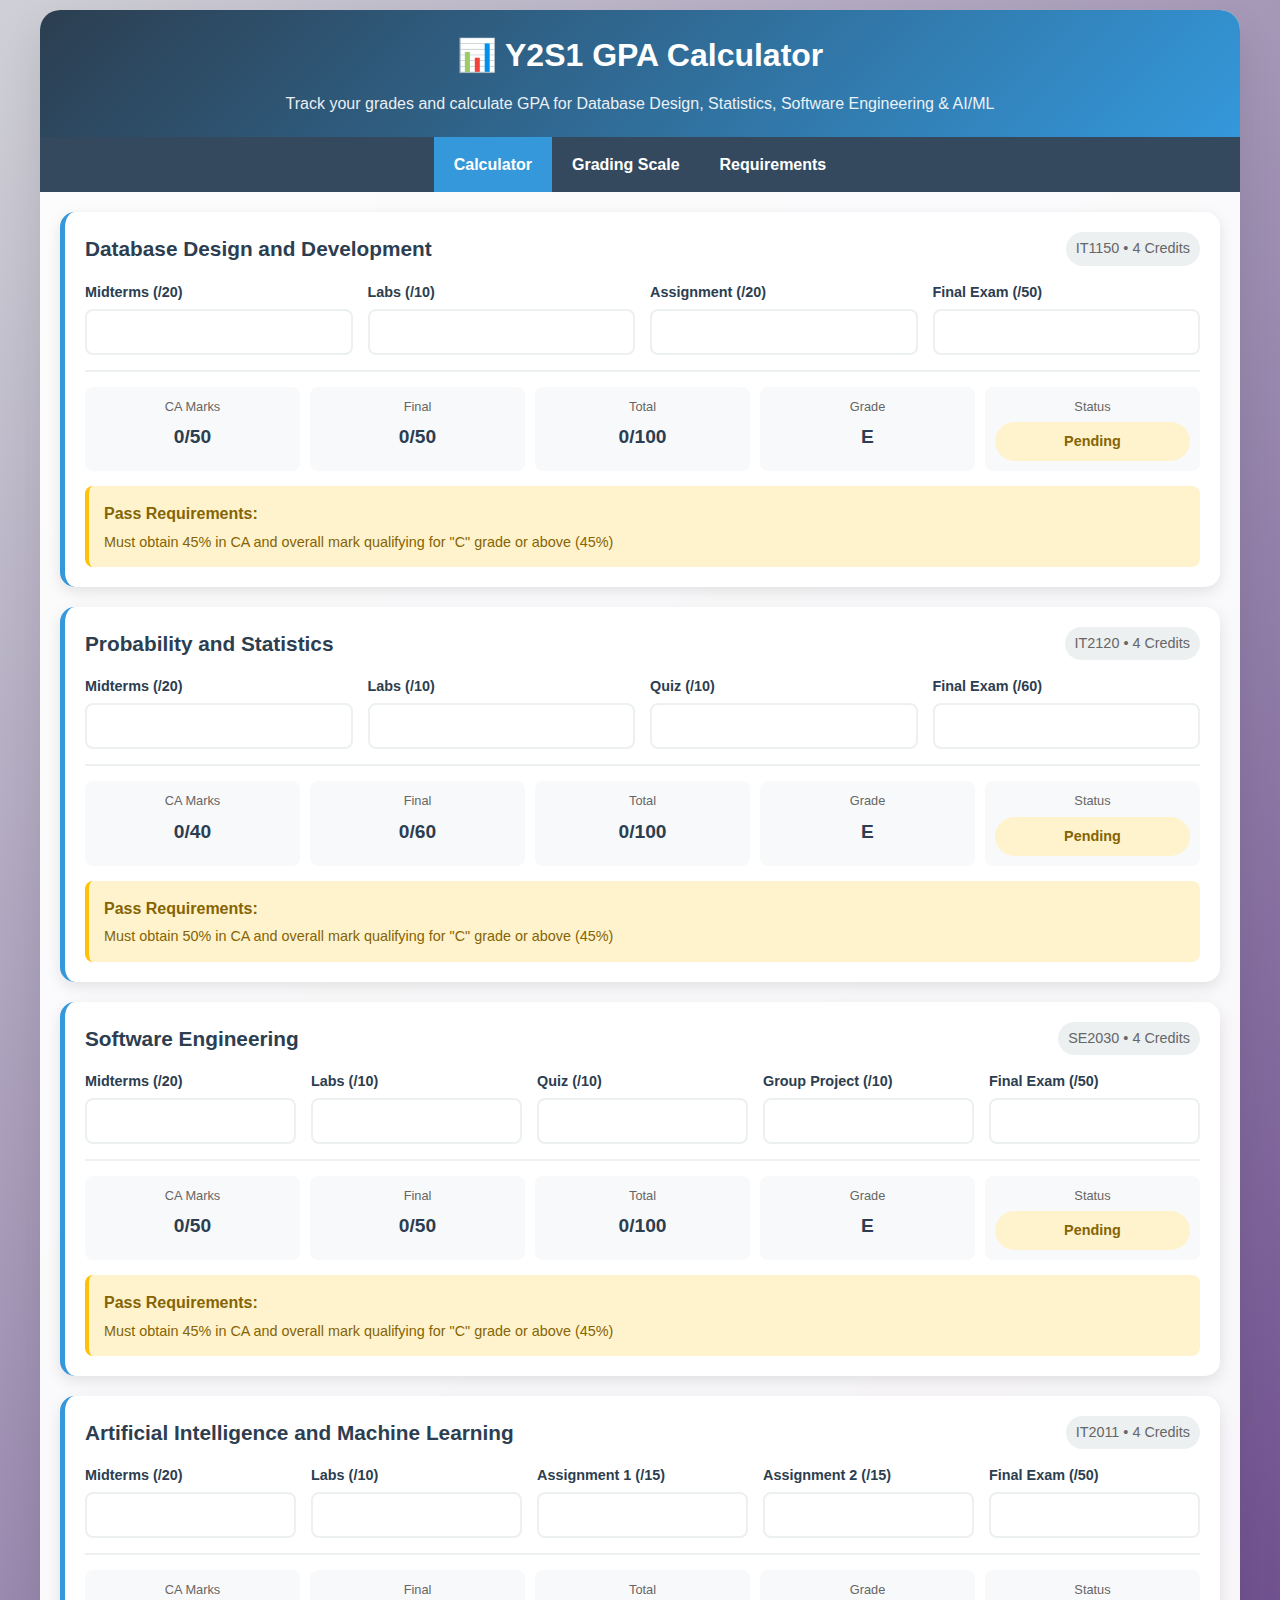
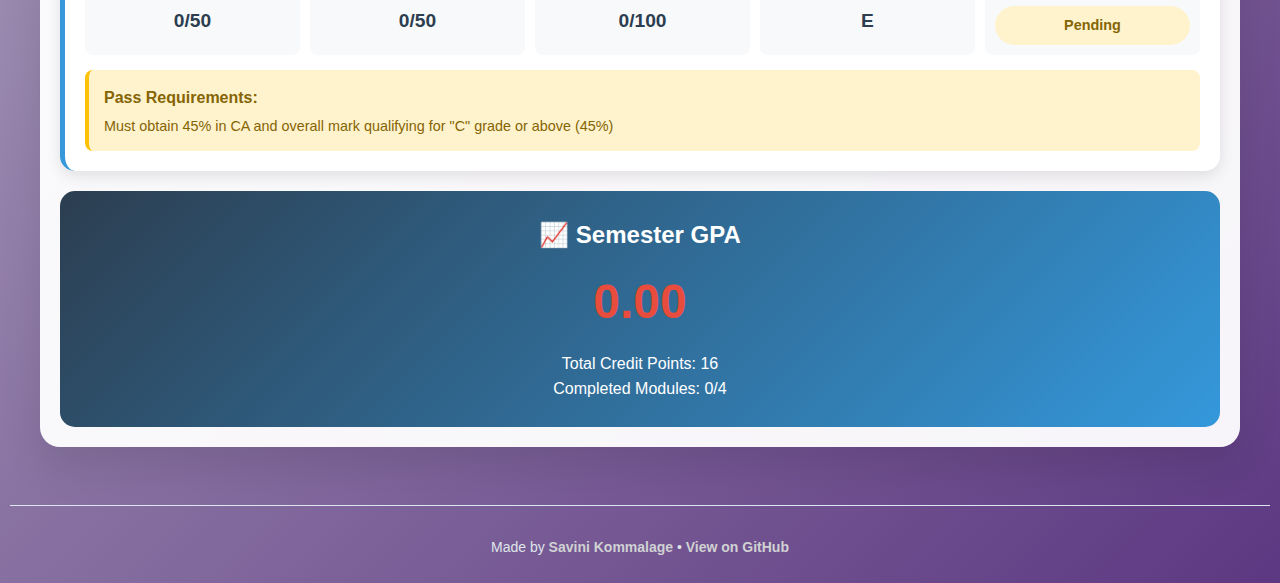
<file: index.html>
<!DOCTYPE html>
<html lang="en">
<head>
    <meta charset="UTF-8">
    <meta name="viewport" content="width=device-width, initial-scale=1.0">
    <title>Y2S1 GPA Calculator</title>
    <link rel="stylesheet" href="styles.css">
</head>
<body>
    <div class="container">
        <div class="header">
            <h1>📊 Y2S1 GPA Calculator</h1>
            <p>Track your grades and calculate GPA for Database Design, Statistics, Software Engineering & AI/ML</p>
        </div>

        <nav class="nav-menu">
            <a href="index.html" class="active">Calculator</a>
            <a href="grading-scale.html">Grading Scale</a>
            <a href="requirements.html">Requirements</a>
        </nav>

        <div class="main-content">
            <!-- Database Design and Development -->
            <div class="module-card animation-fade">
                <div class="module-header">
                    <div class="module-title">Database Design and Development</div>
                    <div class="module-code">IT1150 • 4 Credits</div>
                </div>
                <div class="grade-inputs">
                    <div class="input-group">
                        <label for="ddd-midterm">Midterms (/20)</label>
                        <input type="number" id="ddd-midterm" max="20" min="0" oninput="calculateModule('ddd')">
                    </div>
                    <div class="input-group">
                        <label for="ddd-labs">Labs (/10)</label>
                        <input type="number" id="ddd-labs" max="10" min="0" oninput="calculateModule('ddd')">
                    </div>
                    <div class="input-group">
                        <label for="ddd-assignment">Assignment (/20)</label>
                        <input type="number" id="ddd-assignment" max="20" min="0" oninput="calculateModule('ddd')">
                    </div>
                    <div class="input-group">
                        <label for="ddd-final">Final Exam (/50)</label>
                        <input type="number" id="ddd-final" max="50" min="0" oninput="calculateModule('ddd')">
                    </div>
                </div>
                <div class="results">
                    <div class="result-item">
                        <div class="result-label">CA Marks</div>
                        <div class="result-value" id="ddd-ca">0/50</div>
                    </div>
                    <div class="result-item">
                        <div class="result-label">Final</div>
                        <div class="result-value" id="ddd-final-display">0/50</div>
                    </div>
                    <div class="result-item">
                        <div class="result-label">Total</div>
                        <div class="result-value" id="ddd-total">0/100</div>
                    </div>
                    <div class="result-item">
                        <div class="result-label">Grade</div>
                        <div class="result-value" id="ddd-grade">-</div>
                    </div>
                    <div class="result-item">
                        <div class="result-label">Status</div>
                        <div class="pass-status pending" id="ddd-status">Pending</div>
                    </div>
                </div>
                <div class="requirements">
                    <h4>Pass Requirements:</h4>
                    <p>Must obtain 45% in CA and overall mark qualifying for "C" grade or above (45%)</p>
                </div>
            </div>

            <!-- Probability and Statistics -->
            <div class="module-card animation-fade">
                <div class="module-header">
                    <div class="module-title">Probability and Statistics</div>
                    <div class="module-code">IT2120 • 4 Credits</div>
                </div>
                <div class="grade-inputs">
                    <div class="input-group">
                        <label for="ps-midterm">Midterms (/20)</label>
                        <input type="number" id="ps-midterm" max="20" min="0" oninput="calculateModule('ps')">
                    </div>
                    <div class="input-group">
                        <label for="ps-labs">Labs (/10)</label>
                        <input type="number" id="ps-labs" max="10" min="0" oninput="calculateModule('ps')">
                    </div>
                    <div class="input-group">
                        <label for="ps-labtest">Quiz (/10)</label>
                        <input type="number" id="ps-labtest" max="10" min="0" oninput="calculateModule('ps')">
                    </div>
                    <div class="input-group">
                        <label for="ps-final">Final Exam (/60)</label>
                        <input type="number" id="ps-final" max="60" min="0" oninput="calculateModule('ps')">
                    </div>
                </div>
                <div class="results">
                    <div class="result-item">
                        <div class="result-label">CA Marks</div>
                        <div class="result-value" id="ps-ca">0/40</div>
                    </div>
                    <div class="result-item">
                        <div class="result-label">Final</div>
                        <div class="result-value" id="ps-final-display">0/60</div>
                    </div>
                    <div class="result-item">
                        <div class="result-label">Total</div>
                        <div class="result-value" id="ps-total">0/100</div>
                    </div>
                    <div class="result-item">
                        <div class="result-label">Grade</div>
                        <div class="result-value" id="ps-grade">-</div>
                    </div>
                    <div class="result-item">
                        <div class="result-label">Status</div>
                        <div class="pass-status pending" id="ps-status">Pending</div>
                    </div>
                </div>
                <div class="requirements">
                    <h4>Pass Requirements:</h4>
                    <p>Must obtain 50% in CA and overall mark qualifying for "C" grade or above (45%)</p>
                </div>
            </div>

            <!-- Software Engineering -->
            <div class="module-card animation-fade">
                <div class="module-header">
                    <div class="module-title">Software Engineering</div>
                    <div class="module-code">SE2030 • 4 Credits</div>
                </div>
                <div class="grade-inputs">
                    <div class="input-group">
                        <label for="se-midterm">Midterms (/20)</label>
                        <input type="number" id="se-midterm" max="20" min="0" oninput="calculateModule('se')">
                    </div>
                    <div class="input-group">
                        <label for="se-labs">Labs (/10)</label>
                        <input type="number" id="se-labs" max="10" min="0" oninput="calculateModule('se')">
                    </div>
                    <div class="input-group">
                        <label for="se-quiz">Quiz (/10)</label>
                        <input type="number" id="se-quiz" max="10" min="0" oninput="calculateModule('se')">
                    </div>
                    <div class="input-group">
                        <label for="se-group">Group Project (/10)</label>
                        <input type="number" id="se-group" max="10" min="0" oninput="calculateModule('se')">
                    </div>
                    <div class="input-group">
                        <label for="se-final">Final Exam (/50)</label>
                        <input type="number" id="se-final" max="50" min="0" oninput="calculateModule('se')">
                    </div>
                </div>
                <div class="results">
                    <div class="result-item">
                        <div class="result-label">CA Marks</div>
                        <div class="result-value" id="se-ca">0/50</div>
                    </div>
                    <div class="result-item">
                        <div class="result-label">Final</div>
                        <div class="result-value" id="se-final-display">0/50</div>
                    </div>
                    <div class="result-item">
                        <div class="result-label">Total</div>
                        <div class="result-value" id="se-total">0/100</div>
                    </div>
                    <div class="result-item">
                        <div class="result-label">Grade</div>
                        <div class="result-value" id="se-grade">-</div>
                    </div>
                    <div class="result-item">
                        <div class="result-label">Status</div>
                        <div class="pass-status pending" id="se-status">Pending</div>
                    </div>
                </div>
                <div class="requirements">
                    <h4>Pass Requirements:</h4>
                    <p>Must obtain 45% in CA and overall mark qualifying for "C" grade or above (45%)</p>
                </div>
            </div>

            <!-- AI/ML -->
            <div class="module-card animation-fade">
                <div class="module-header">
                    <div class="module-title">Artificial Intelligence and Machine Learning</div>
                    <div class="module-code">IT2011 • 4 Credits</div>
                </div>
                <div class="grade-inputs">
                    <div class="input-group">
                        <label for="aiml-midterm">Midterms (/20)</label>
                        <input type="number" id="aiml-midterm" max="20" min="0" oninput="calculateModule('aiml')">
                    </div>
                    <div class="input-group">
                        <label for="aiml-labs">Labs (/10)</label>
                        <input type="number" id="aiml-labs" max="10" min="0" oninput="calculateModule('aiml')">
                    </div>
                    <div class="input-group">
                        <label for="aiml-assignment1">Assignment 1 (/15)</label>
                        <input type="number" id="aiml-assignment1" max="15" min="0" oninput="calculateModule('aiml')">
                    </div>
                    <div class="input-group">
                        <label for="aiml-assignment2">Assignment 2 (/15)</label>
                        <input type="number" id="aiml-assignment2" max="15" min="0" oninput="calculateModule('aiml')">
                    </div>
                    <div class="input-group">
                        <label for="aiml-final">Final Exam (/50)</label>
                        <input type="number" id="aiml-final" max="50" min="0" oninput="calculateModule('aiml')">
                    </div>
                </div>
                <div class="results">
                    <div class="result-item">
                        <div class="result-label">CA Marks</div>
                        <div class="result-value" id="aiml-ca">0/50</div>
                    </div>
                    <div class="result-item">
                        <div class="result-label">Final</div>
                        <div class="result-value" id="aiml-final-display">0/50</div>
                    </div>
                    <div class="result-item">
                        <div class="result-label">Total</div>
                        <div class="result-value" id="aiml-total">0/100</div>
                    </div>
                    <div class="result-item">
                        <div class="result-label">Grade</div>
                        <div class="result-value" id="aiml-grade">-</div>
                    </div>
                    <div class="result-item">
                        <div class="result-label">Status</div>
                        <div class="pass-status pending" id="aiml-status">Pending</div>
                    </div>
                </div>
                <div class="requirements">
                    <h4>Pass Requirements:</h4>
                    <p>Must obtain 45% in CA and overall mark qualifying for "C" grade or above (45%)</p>
                </div>
            </div>

            <!-- GPA Summary -->
            <div class="gpa-summary">
                <h2>📈 Semester GPA</h2>
                <div class="gpa-value" id="gpa-display">0.00</div>
                <p>Total Credit Points: <span id="total-credits">16</span></p>
                <p>Completed Modules: <span id="completed-modules">0/4</span></p>
            </div>
        </div>
    </div>
    <br>

     <div class="site-info">
    <p>Made by <a href="https://github.com/savinikommalage"><strong>Savini Kommalage</strong></a> • 
    <a href="https://github.com/savinikommalage/Y2S1-GPA-Calc">View on GitHub</a></p>
</div>
    <script>
        // Module data storage
        let modules = {
            ddd: { caTotal: 50, finalTotal: 50, caMin: 45, overallMin: 45 },
            ps: { caTotal: 40, finalTotal: 60, caMin: 50, overallMin: 45 },
            se: { caTotal: 50, finalTotal: 50, caMin: 45, overallMin: 45 },
            aiml: { caTotal: 50, finalTotal: 50, caMin: 45, overallMin: 45 }
        };

        // Grade calculation functions
        function getGradeFromPercentage(percentage) {
            if (percentage >= 90) return { grade: 'A+', points: 4.0 };
            if (percentage >= 80) return { grade: 'A', points: 4.0 };
            if (percentage >= 75) return { grade: 'A-', points: 3.7 };
            if (percentage >= 70) return { grade: 'B+', points: 3.3 };
            if (percentage >= 65) return { grade: 'B', points: 3.0 };
            if (percentage >= 60) return { grade: 'B-', points: 2.7 };
            if (percentage >= 55) return { grade: 'C+', points: 2.3 };
            if (percentage >= 45) return { grade: 'C', points: 2.0 };
            if (percentage >= 40) return { grade: 'C-', points: 1.7 };
            if (percentage >= 35) return { grade: 'D+', points: 1.3 };
            if (percentage >= 30) return { grade: 'D', points: 1.0 };
            return { grade: 'E', points: 0.0 };
        }

        function calculateModule(moduleCode) {
            let caMarks = 0;
            let finalMarks = 0;

            // Calculate CA marks based on module
            switch(moduleCode) {
                case 'ddd':
                    caMarks = (parseFloat(document.getElementById('ddd-midterm').value) || 0) +
                             (parseFloat(document.getElementById('ddd-labs').value) || 0) +
                             (parseFloat(document.getElementById('ddd-assignment').value) || 0);
                    finalMarks = parseFloat(document.getElementById('ddd-final').value) || 0;
                    break;
                case 'ps':
                    caMarks = (parseFloat(document.getElementById('ps-midterm').value) || 0) +
                             (parseFloat(document.getElementById('ps-labs').value) || 0) +
                             (parseFloat(document.getElementById('ps-labtest').value) || 0);
                    finalMarks = parseFloat(document.getElementById('ps-final').value) || 0;
                    break;
                case 'se':
                    caMarks = (parseFloat(document.getElementById('se-midterm').value) || 0) +
                             (parseFloat(document.getElementById('se-labs').value) || 0) +
                             (parseFloat(document.getElementById('se-quiz').value) || 0) +
                             (parseFloat(document.getElementById('se-group').value) || 0);
                    finalMarks = parseFloat(document.getElementById('se-final').value) || 0;
                    break;
                case 'aiml':
                    caMarks = (parseFloat(document.getElementById('aiml-midterm').value) || 0) +
                             (parseFloat(document.getElementById('aiml-labs').value) || 0) +
                             (parseFloat(document.getElementById('aiml-assignment1').value) || 0) +
                             (parseFloat(document.getElementById('aiml-assignment2').value) || 0);
                    finalMarks = parseFloat(document.getElementById('aiml-final').value) || 0;
                    break;
            }

            const moduleData = modules[moduleCode];
            const totalMarks = caMarks + finalMarks;
            const totalPercentage = totalMarks;
            const caPercentage = (caMarks / moduleData.caTotal) * 100;
            
            const gradeInfo = getGradeFromPercentage(totalPercentage);
            
            // Update display
            document.getElementById(`${moduleCode}-ca`).textContent = `${caMarks}/${moduleData.caTotal}`;
            document.getElementById(`${moduleCode}-final-display`).textContent = `${finalMarks}/${moduleData.finalTotal}`;
            document.getElementById(`${moduleCode}-total`).textContent = `${totalMarks}/100`;
            document.getElementById(`${moduleCode}-grade`).textContent = gradeInfo.grade;
            
            // Determine pass/fail status
            const statusElement = document.getElementById(`${moduleCode}-status`);
            const caPass = caPercentage >= moduleData.caMin;
            const overallPass = totalPercentage >= moduleData.overallMin;
            
            if (totalMarks === 0) {
                statusElement.textContent = 'Pending';
                statusElement.className = 'pass-status pending';
            } else if (caPass && overallPass) {
                statusElement.textContent = 'Pass';
                statusElement.className = 'pass-status pass';
            } else {
                statusElement.textContent = 'Fail';
                statusElement.className = 'pass-status fail';
                if (!caPass) {
                    statusElement.textContent += ` (CA: ${caPercentage.toFixed(1)}%)`;
                }
            }
            
            // Update module card border based on status
            const moduleCard = statusElement.closest('.module-card');
            moduleCard.classList.remove('success-state', 'warning-state', 'error-state');
            
            if (totalMarks === 0) {
                // Keep default state
            } else if (caPass && overallPass) {
                moduleCard.classList.add('success-state');
            } else {
                moduleCard.classList.add('error-state');
            }
            
            calculateGPA();
        }

        function calculateGPA() {
            const modulesList = ['ddd', 'ps', 'se', 'aiml'];
            let totalPoints = 0;
            let totalCredits = 0;
            let completedModules = 0;
            
            modulesList.forEach(moduleCode => {
                const gradeElement = document.getElementById(`${moduleCode}-grade`);
                const grade = gradeElement.textContent;
                
                if (grade !== '-') {
                    const totalElement = document.getElementById(`${moduleCode}-total`);
                    const totalText = totalElement.textContent;
                    const totalMarks = parseFloat(totalText.split('/')[0]);
                    
                    if (totalMarks > 0) {
                        const gradeInfo = getGradeFromPercentage(totalMarks);
                        totalPoints += gradeInfo.points * 4; // 4 credits per module
                        totalCredits += 4;
                        completedModules++;
                    }
                }
            });
            
            const gpa = totalCredits > 0 ? (totalPoints / totalCredits).toFixed(2) : '0.00';
            document.getElementById('gpa-display').textContent = gpa;
            document.getElementById('completed-modules').textContent = `${completedModules}/4`;
            
            // Update GPA color based on performance
            const gpaElement = document.getElementById('gpa-display');
            const gpaValue = parseFloat(gpa);
            
            if (gpaValue >= 3.7) {
                gpaElement.style.color = '#27ae60';
            } else if (gpaValue >= 3.0) {
                gpaElement.style.color = '#f39c12';
            } else if (gpaValue >= 2.0) {
                gpaElement.style.color = '#e67e22';
            } else {
                gpaElement.style.color = '#e74c3c';
            }
        }

        // Load saved data on page load
        window.addEventListener('load', function() {
            const modulesList = ['ddd', 'ps', 'se', 'aiml'];
            modulesList.forEach(moduleCode => {
                calculateModule(moduleCode);
            });
        });

        // Add some visual feedback for inputs
        document.addEventListener('DOMContentLoaded', function() {
            const inputs = document.querySelectorAll('input[type="number"]');
            inputs.forEach(input => {
                input.addEventListener('focus', function() {
                    this.parentElement.style.transform = 'translateY(-2px)';
                    this.parentElement.style.transition = 'transform 0.3s ease';
                });
                
                input.addEventListener('blur', function() {
                    this.parentElement.style.transform = 'translateY(0)';
                });
            });
        });

        
    </script>
</body>
</html>
</file>
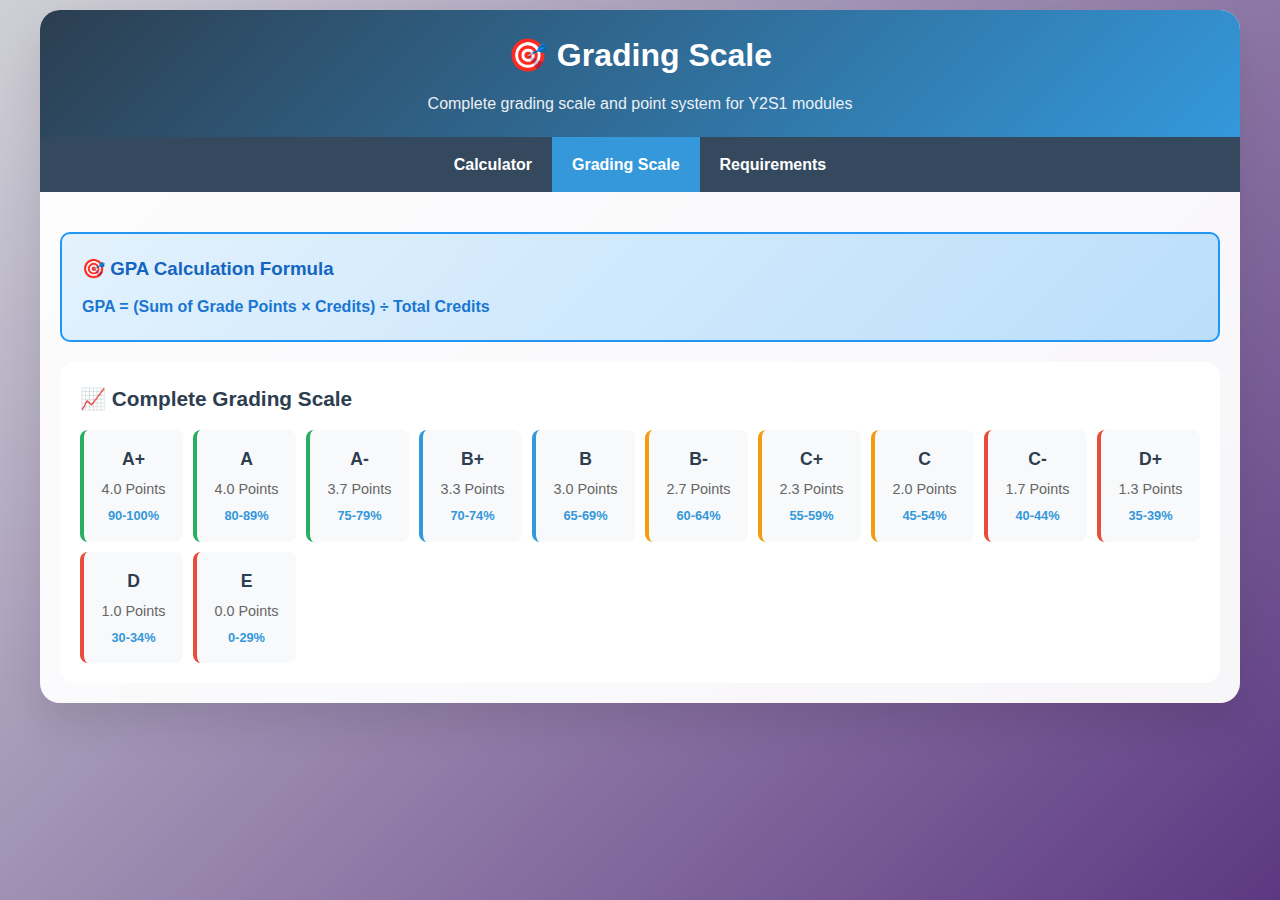
<file: grading-scale.html>
<!DOCTYPE html>
<html lang="en">
<head>
    <meta charset="UTF-8">
    <meta name="viewport" content="width=device-width, initial-scale=1.0">
    <title>Grading Scale - Y2S1 GPA Calculator</title>
    <link rel="stylesheet" href="styles.css">
</head>
<body>
    <div class="container">
        <div class="header">
            <h1>🎯 Grading Scale</h1>
            <p>Complete grading scale and point system for Y2S1 modules</p>
        </div>

        <nav class="nav-menu">
            <a href="index.html">Calculator</a>
            <a href="grading-scale.html" class="active">Grading Scale</a>
            <a href="requirements.html">Requirements</a>
        </nav>

        <div class="main-content">
            

            <div class="highlight-box">
                <h3>🎯 GPA Calculation Formula</h3>
                <p><strong>GPA = (Sum of Grade Points × Credits) ÷ Total Credits</strong></p>
                </div>

            <div class="grade-scale">
                <div class="scale-title">📈 Complete Grading Scale</div>
                <div class="scale-grid">
                    <div class="scale-item">
                        <div class="scale-grade">A+</div>
                        <div class="scale-points">4.0 Points</div>
                        <div class="scale-range">90-100%</div>
                    </div>
                    <div class="scale-item">
                        <div class="scale-grade">A</div>
                        <div class="scale-points">4.0 Points</div>
                        <div class="scale-range">80-89%</div>
                    </div>
                    <div class="scale-item">
                        <div class="scale-grade">A-</div>
                        <div class="scale-points">3.7 Points</div>
                        <div class="scale-range">75-79%</div>
                    </div>
                    <div class="scale-item">
                        <div class="scale-grade">B+</div>
                        <div class="scale-points">3.3 Points</div>
                        <div class="scale-range">70-74%</div>
                    </div>
                    <div class="scale-item">
                        <div class="scale-grade">B</div>
                        <div class="scale-points">3.0 Points</div>
                        <div class="scale-range">65-69%</div>
                    </div>
                    <div class="scale-item">
                        <div class="scale-grade">B-</div>
                        <div class="scale-points">2.7 Points</div>
                        <div class="scale-range">60-64%</div>
                    </div>
                    <div class="scale-item">
                        <div class="scale-grade">C+</div>
                        <div class="scale-points">2.3 Points</div>
                        <div class="scale-range">55-59%</div>
                    </div>
                    <div class="scale-item">
                        <div class="scale-grade">C</div>
                        <div class="scale-points">2.0 Points</div>
                        <div class="scale-range">45-54%</div>
                    </div>
                    <div class="scale-item">
                        <div class="scale-grade">C-</div>
                        <div class="scale-points">1.7 Points</div>
                        <div class="scale-range">40-44%</div>
                    </div>
                    <div class="scale-item">
                        <div class="scale-grade">D+</div>
                        <div class="scale-points">1.3 Points</div>
                        <div class="scale-range">35-39%</div>
                    </div>
                    <div class="scale-item">
                        <div class="scale-grade">D</div>
                        <div class="scale-points">1.0 Points</div>
                        <div class="scale-range">30-34%</div>
                    </div>
                    <div class="scale-item">
                        <div class="scale-grade">E</div>
                        <div class="scale-points">0.0 Points</div>
                        <div class="scale-range">0-29%</div>
                    </div>
                </div>
            </div>

            

           

            
        </div>
    </div>

    <script>
        // Add hover effects for scale items
        document.addEventListener('DOMContentLoaded', function() {
            const scaleItems = document.querySelectorAll('.scale-item');
            
            scaleItems.forEach(item => {
                const grade = item.querySelector('.scale-grade').textContent;
                const points = parseFloat(item.querySelector('.scale-points').textContent);
                
                // Color code based on grade level
                if (points >= 3.7) {
                    item.style.borderLeft = '4px solid #27ae60';
                } else if (points >= 3.0) {
                    item.style.borderLeft = '4px solid #3498db';
                } else if (points >= 2.0) {
                    item.style.borderLeft = '4px solid #f39c12';
                } else {
                    item.style.borderLeft = '4px solid #e74c3c';
                }
                
                item.addEventListener('mouseenter', function() {
                    this.style.transform = 'scale(1.05)';
                    this.style.boxShadow = '0 8px 25px rgba(0, 0, 0, 0.15)';
                });
                
                item.addEventListener('mouseleave', function() {
                    this.style.transform = 'scale(1)';
                    this.style.boxShadow = 'none';
                });
            });
        });
    </script>
</body>
</html>
</file>
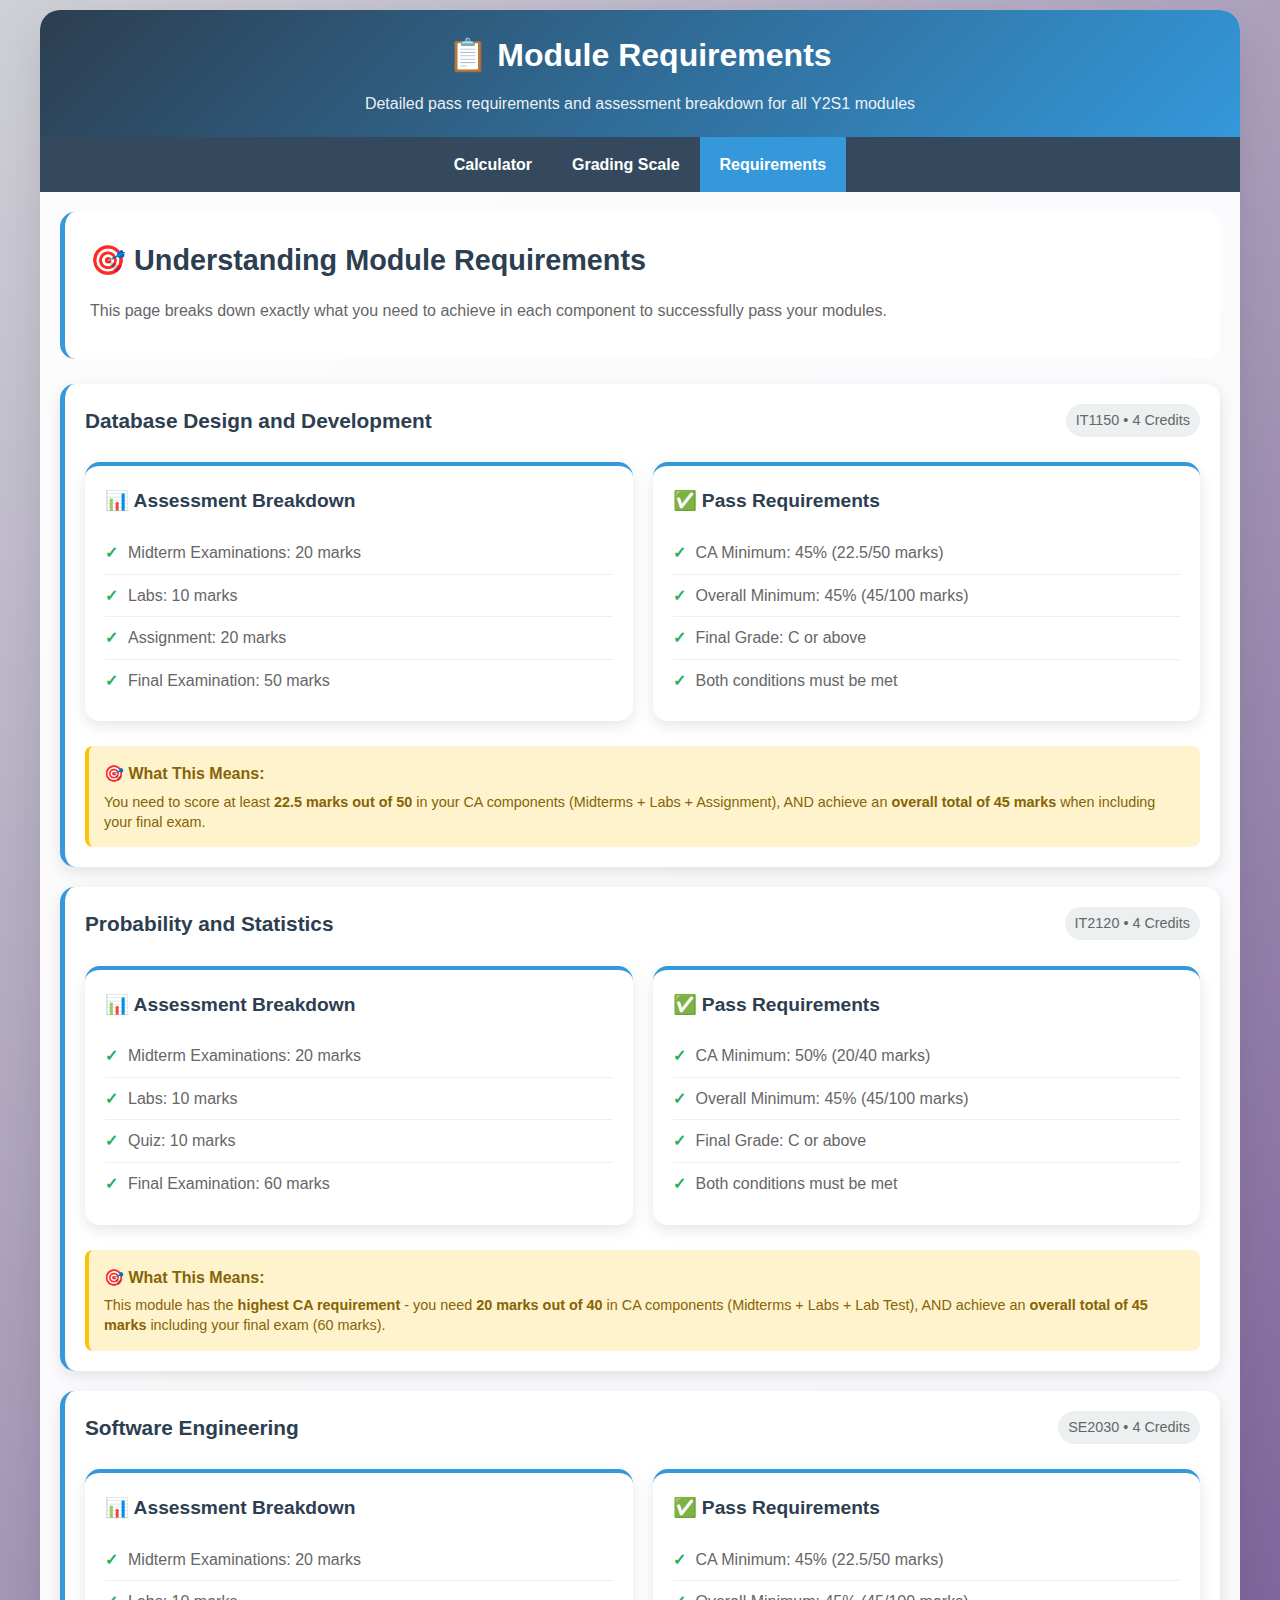
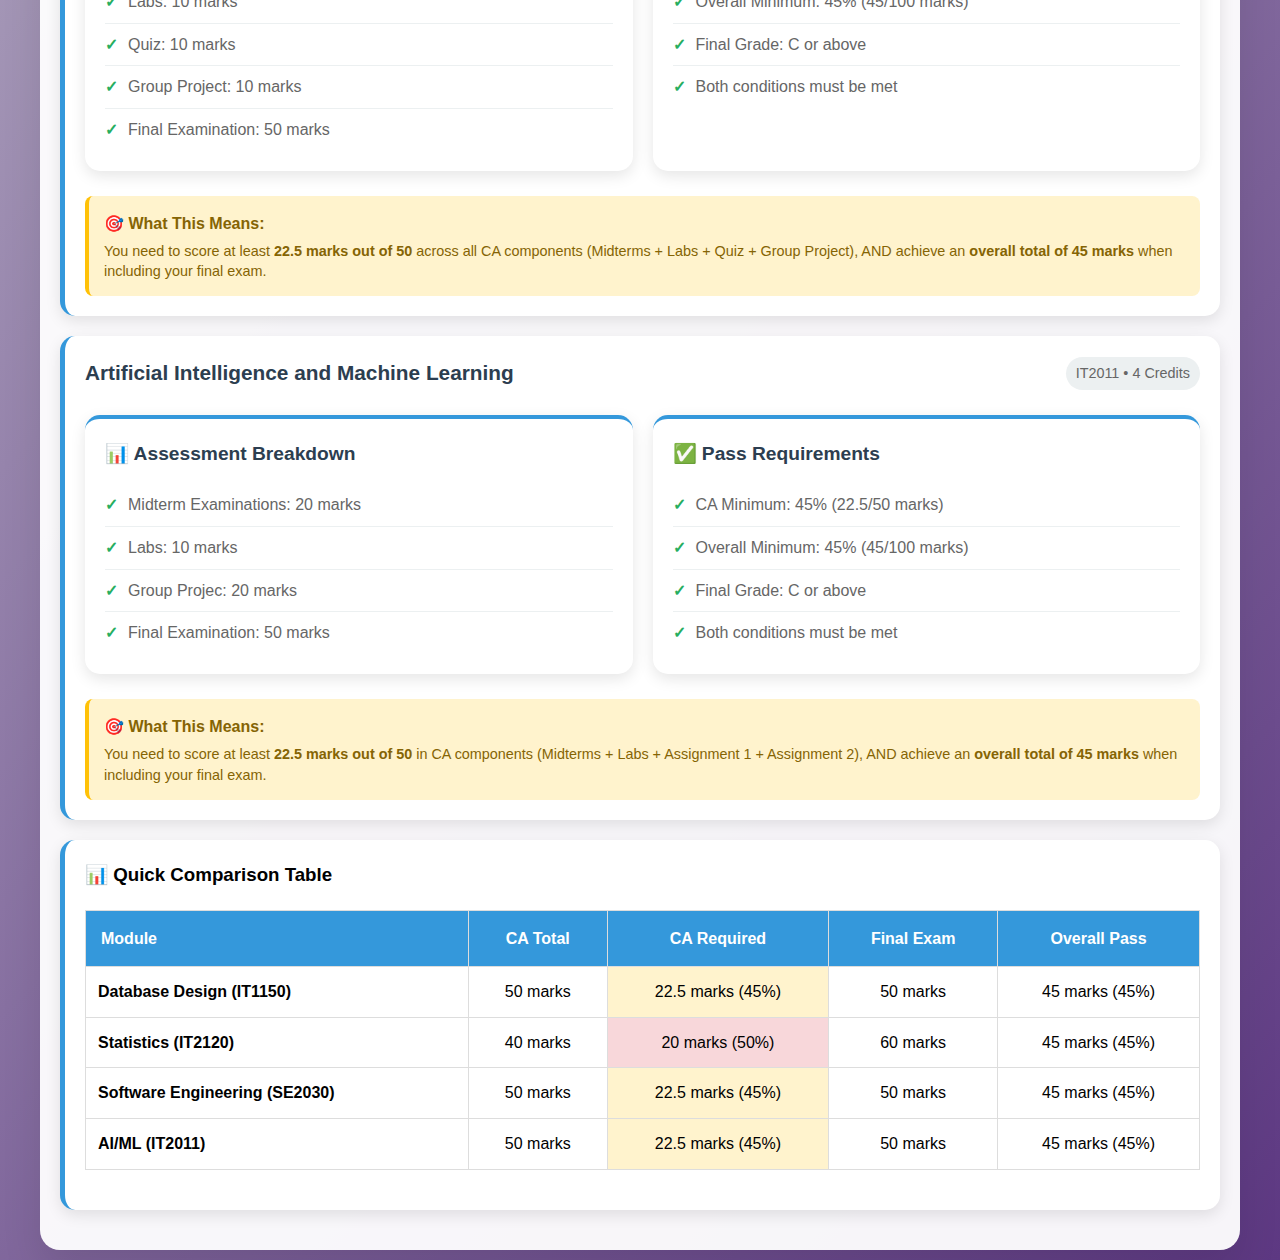
<file: requirements.html>
<!DOCTYPE html>
<html lang="en">
<head>
    <meta charset="UTF-8">
    <meta name="viewport" content="width=device-width, initial-scale=1.0">
    <title>Module Requirements - Y2S1 GPA Calculator</title>
    <link rel="stylesheet" href="styles.css">
</head>
<body>
    <div class="container">
        <div class="header">
            <h1>📋 Module Requirements</h1>
            <p>Detailed pass requirements and assessment breakdown for all Y2S1 modules</p>
        </div>

        <nav class="nav-menu">
            <a href="index.html">Calculator</a>
            <a href="grading-scale.html">Grading Scale</a>
            <a href="requirements.html" class="active">Requirements</a>
        </nav>

        <div class="main-content">
            <div class="page-intro">
                <h2>🎯 Understanding Module Requirements</h2>
                <p>This page breaks down exactly what you need to achieve in each component to successfully pass your modules.</p>
            </div>


            <!-- Database Design and Development -->
            <div class="module-card animation-fade">
                <div class="module-header">
                    <div class="module-title">Database Design and Development</div>
                    <div class="module-code">IT1150 • 4 Credits</div>
                </div>
                
                <div class="info-grid">
                    <div class="info-card">
                        <h4>📊 Assessment Breakdown</h4>
                        <ul>
                            <li>Midterm Examinations: 20 marks</li>
                            <li>Labs: 10 marks</li>
                            <li>Assignment: 20 marks</li>
                            <li>Final Examination: 50 marks</li>
                        </ul>
                    </div>
                    
                    <div class="info-card">
                        <h4>✅ Pass Requirements</h4>
                        <ul>
                            <li>CA Minimum: 45% (22.5/50 marks)</li>
                            <li>Overall Minimum: 45% (45/100 marks)</li>
                            <li>Final Grade: C or above</li>
                            <li>Both conditions must be met</li>
                        </ul>
                    </div>
                </div>
                
                <div class="requirements">
                    <h4>🎯 What This Means:</h4>
                    <p>You need to score at least <strong>22.5 marks out of 50</strong> in your CA components (Midterms + Labs + Assignment), AND achieve an <strong>overall total of 45 marks</strong> when including your final exam.</p>
                </div>

                
            </div>

            <!-- Probability and Statistics -->
            <div class="module-card animation-fade">
                <div class="module-header">
                    <div class="module-title">Probability and Statistics</div>
                    <div class="module-code">IT2120 • 4 Credits</div>
                </div>
                
                <div class="info-grid">
                    <div class="info-card">
                        <h4>📊 Assessment Breakdown</h4>
                        <ul>
                            <li>Midterm Examinations: 20 marks</li>
                            <li>Labs: 10 marks</li>
                            <li>Quiz: 10 marks</li>
                            <li>Final Examination: 60 marks</li>
                        </ul>
                    </div>
                    
                    <div class="info-card">
                        <h4>✅ Pass Requirements</h4>
                        <ul>
                            <li>CA Minimum: 50% (20/40 marks)</li>
                            <li>Overall Minimum: 45% (45/100 marks)</li>
                            <li>Final Grade: C or above</li>
                            <li>Both conditions must be met</li>
                        </ul>
                    </div>
                </div>
                
                <div class="requirements">
                    <h4>🎯 What This Means:</h4>
                    <p>This module has the <strong>highest CA requirement</strong> - you need <strong>20 marks out of 40</strong> in CA components (Midterms + Labs + Lab Test), AND achieve an <strong>overall total of 45 marks</strong> including your final exam (60 marks).</p>
                </div>

                
            </div>

            <!-- Software Engineering -->
            <div class="module-card animation-fade">
                <div class="module-header">
                    <div class="module-title">Software Engineering</div>
                    <div class="module-code">SE2030 • 4 Credits</div>
                </div>
                
                <div class="info-grid">
                    <div class="info-card">
                        <h4>📊 Assessment Breakdown</h4>
                        <ul>
                            <li>Midterm Examinations: 20 marks</li>
                            <li>Labs: 10 marks</li>
                            <li>Quiz: 10 marks</li>
                            <li>Group Project: 10 marks</li>
                            <li>Final Examination: 50 marks</li>
                        </ul>
                    </div>
                    
                    <div class="info-card">
                        <h4>✅ Pass Requirements</h4>
                        <ul>
                            <li>CA Minimum: 45% (22.5/50 marks)</li>
                            <li>Overall Minimum: 45% (45/100 marks)</li>
                            <li>Final Grade: C or above</li>
                            <li>Both conditions must be met</li>
                        </ul>
                    </div>
                </div>
                
                <div class="requirements">
                    <h4>🎯 What This Means:</h4>
                    <p>You need to score at least <strong>22.5 marks out of 50</strong> across all CA components (Midterms + Labs + Quiz + Group Project), AND achieve an <strong>overall total of 45 marks</strong> when including your final exam.</p>
                </div>

                
            </div>

            <!-- AI/ML -->
            <div class="module-card animation-fade">
                <div class="module-header">
                    <div class="module-title">Artificial Intelligence and Machine Learning</div>
                    <div class="module-code">IT2011 • 4 Credits</div>
                </div>
                
                <div class="info-grid">
                    <div class="info-card">
                        <h4>📊 Assessment Breakdown</h4>
                        <ul>
                            <li>Midterm Examinations: 20 marks</li>
                            <li>Labs: 10 marks</li>
                            <li>Group Projec: 20 marks</li>
                            <li>Final Examination: 50 marks</li>
                        </ul>
                    </div>
                    
                    <div class="info-card">
                        <h4>✅ Pass Requirements</h4>
                        <ul>
                            <li>CA Minimum: 45% (22.5/50 marks)</li>
                            <li>Overall Minimum: 45% (45/100 marks)</li>
                            <li>Final Grade: C or above</li>
                            <li>Both conditions must be met</li>
                        </ul>
                    </div>
                </div>
                
                <div class="requirements">
                    <h4>🎯 What This Means:</h4>
                    <p>You need to score at least <strong>22.5 marks out of 50</strong> in CA components (Midterms + Labs + Assignment 1 + Assignment 2), AND achieve an <strong>overall total of 45 marks</strong> when including your final exam.</p>
                </div>

               
            </div>

            <!-- Comparison Table -->
            <div class="module-card">
                <h3>📊 Quick Comparison Table</h3>
                <div style="overflow-x: auto;">
                    <table style="width: 100%; border-collapse: collapse; margin: 20px 0;">
                        <thead>
                            <tr style="background: #3498db; color: white;">
                                <th style="padding: 15px; text-align: left; border: 1px solid #ddd;">Module</th>
                                <th style="padding: 15px; text-align: center; border: 1px solid #ddd;">CA Total</th>
                                <th style="padding: 15px; text-align: center; border: 1px solid #ddd;">CA Required</th>
                                <th style="padding: 15px; text-align: center; border: 1px solid #ddd;">Final Exam</th>
                                <th style="padding: 15px; text-align: center; border: 1px solid #ddd;">Overall Pass</th>
                            </tr>
                        </thead>
                        <tbody>
                            <tr>
                                <td style="padding: 12px; border: 1px solid #ddd;"><strong>Database Design (IT1150)</strong></td>
                                <td style="padding: 12px; text-align: center; border: 1px solid #ddd;">50 marks</td>
                                <td style="padding: 12px; text-align: center; border: 1px solid #ddd; background: #fff3cd;">22.5 marks (45%)</td>
                                <td style="padding: 12px; text-align: center; border: 1px solid #ddd;">50 marks</td>
                                <td style="padding: 12px; text-align: center; border: 1px solid #ddd;">45 marks (45%)</td>
                            </tr>
                            <tr>
                                <td style="padding: 12px; border: 1px solid #ddd;"><strong>Statistics (IT2120)</strong></td>
                                <td style="padding: 12px; text-align: center; border: 1px solid #ddd;">40 marks</td>
                                <td style="padding: 12px; text-align: center; border: 1px solid #ddd; background: #f8d7da;">20 marks (50%)</td>
                                <td style="padding: 12px; text-align: center; border: 1px solid #ddd;">60 marks</td>
                                <td style="padding: 12px; text-align: center; border: 1px solid #ddd;">45 marks (45%)</td>
                            </tr>
                            <tr>
                                <td style="padding: 12px; border: 1px solid #ddd;"><strong>Software Engineering (SE2030)</strong></td>
                                <td style="padding: 12px; text-align: center; border: 1px solid #ddd;">50 marks</td>
                                <td style="padding: 12px; text-align: center; border: 1px solid #ddd; background: #fff3cd;">22.5 marks (45%)</td>
                                <td style="padding: 12px; text-align: center; border: 1px solid #ddd;">50 marks</td>
                                <td style="padding: 12px; text-align: center; border: 1px solid #ddd;">45 marks (45%)</td>
                            </tr>
                            <tr>
                                <td style="padding: 12px; border: 1px solid #ddd;"><strong>AI/ML (IT2011)</strong></td>
                                <td style="padding: 12px; text-align: center; border: 1px solid #ddd;">50 marks</td>
                                <td style="padding: 12px; text-align: center; border: 1px solid #ddd; background: #fff3cd;">22.5 marks (45%)</td>
                                <td style="padding: 12px; text-align: center; border: 1px solid #ddd;">50 marks</td>
                                <td style="padding: 12px; text-align: center; border: 1px solid #ddd;">45 marks (45%)</td>
                            </tr>
                        </tbody>
                    </table>
                </div>
               
            </div>


    <script>
        // Add interactive features for better user experience
        document.addEventListener('DOMContentLoaded', function() {
            // Highlight critical requirements
            const criticalElements = document.querySelectorAll('td[style*="background: #f8d7da"]');
            criticalElements.forEach(element => {
                element.addEventListener('mouseenter', function() {
                    this.style.transform = 'scale(1.05)';
                    this.style.fontWeight = 'bold';
                });
                
                element.addEventListener('mouseleave', function() {
                    this.style.transform = 'scale(1)';
                    this.style.fontWeight = 'normal';
                });
            });

            // Add progress visualization
            const infoCards = document.querySelectorAll('.info-card');
            infoCards.forEach((card, index) => {
                card.style.animationDelay = `${index * 0.1}s`;
                card.classList.add('animation-fade');
            });

            // Add tooltips for requirements
            const requirementBoxes = document.querySelectorAll('.requirements');
            requirementBoxes.forEach(box => {
                box.addEventListener('click', function() {
                    this.style.backgroundColor = '#e8f5e8';
                    setTimeout(() => {
                        this.style.backgroundColor = '#fff3cd';
                    }, 1000);
                });
            });
        });

        // Calculate and display sample scenarios
        function calculateScenario(ca, final, caTotal, finalTotal, caMin) {
            const caPercentage = (ca / caTotal) * 100;
            const totalPercentage = ((ca + final) / (caTotal + finalTotal)) * 100;
            
            const caPass = caPercentage >= caMin;
            const overallPass = totalPercentage >= 45;
            
            return {
                caPass,
                overallPass,
                pass: caPass && overallPass,
                caPercentage: caPercentage.toFixed(1),
                totalPercentage: totalPercentage.toFixed(1)
            };
        }
    </script>
</body>
</html>
</file>
<file: styles.css>
* {
    margin: 0;
    padding: 0;
    box-sizing: border-box;
}

body {
    font-family: 'Segoe UI', Tahoma, Geneva, Verdana, sans-serif;
    background: linear-gradient(135deg, #cfd0d6 0%, #5d3882 100%);
    min-height: 100vh;
    padding: 10px;
    line-height: 1.6;
}

.container {
    max-width: 1200px;
    margin: 0 auto;
    background: rgba(255, 255, 255, 0.95);
    border-radius: 20px;
    box-shadow: 0 20px 40px rgba(0, 0, 0, 0.1);
    overflow: hidden;
}

.header {
    background: linear-gradient(135deg, #2c3e50, #3498db);
    color: white;
    padding: 20px;
    text-align: center;
}

.header h1 {
    font-size: 2rem;
    margin-bottom: 10px;
}

.header p {
    opacity: 0.9;
    font-size: 1rem;
}

.nav-menu {
    background: #34495e;
    padding: 0;
    display: flex;
    justify-content: center;
}

.nav-menu a {
    color: white;
    text-decoration: none;
    padding: 15px 20px;
    display: block;
    transition: background-color 0.3s ease;
    font-weight: 600;
}

.nav-menu a:hover,
.nav-menu a.active {
    background: #3498db;
}

.main-content {
    padding: 20px;
}

.tabs {
    display: flex;
    background: #f8f9fa;
    border-radius: 10px;
    margin-bottom: 20px;
    overflow: hidden;
}

.tab {
    flex: 1;
    padding: 15px;
    text-align: center;
    background: transparent;
    border: none;
    cursor: pointer;
    font-weight: 600;
    transition: all 0.3s ease;
    color: #666;
}

.tab.active {
    background: #3498db;
    color: white;
}

.tab-content {
    display: none;
}

.tab-content.active {
    display: block;
}

.module-card {
    background: white;
    border-radius: 15px;
    padding: 20px;
    margin-bottom: 20px;
    box-shadow: 0 5px 15px rgba(0, 0, 0, 0.1);
    border-left: 5px solid #3498db;
}

.module-header {
    display: flex;
    justify-content: space-between;
    align-items: center;
    margin-bottom: 15px;
}

.module-title {
    font-size: 1.3rem;
    font-weight: 700;
    color: #2c3e50;
}

.module-code {
    font-size: 0.9rem;
    color: #666;
    background: #ecf0f1;
    padding: 5px 10px;
    border-radius: 20px;
}

.grade-inputs {
    display: grid;
    grid-template-columns: repeat(auto-fit, minmax(200px, 1fr));
    gap: 15px;
    margin-bottom: 15px;
}

.input-group {
    display: flex;
    flex-direction: column;
}

.input-group label {
    font-weight: 600;
    margin-bottom: 5px;
    color: #2c3e50;
    font-size: 0.9rem;
}

.input-group input {
    padding: 12px;
    border: 2px solid #ecf0f1;
    border-radius: 8px;
    font-size: 1rem;
    transition: border-color 0.3s ease;
}

.input-group input:focus {
    outline: none;
    border-color: #3498db;
}

.results {
    display: grid;
    grid-template-columns: repeat(auto-fit, minmax(120px, 1fr));
    gap: 10px;
    margin-top: 15px;
    padding-top: 15px;
    border-top: 2px solid #ecf0f1;
}

.result-item {
    text-align: center;
    padding: 10px;
    background: #f8f9fa;
    border-radius: 8px;
}

.result-label {
    font-size: 0.8rem;
    color: #666;
    margin-bottom: 5px;
}

.result-value {
    font-size: 1.2rem;
    font-weight: 700;
    color: #2c3e50;
}

.pass-status {
    padding: 8px 15px;
    border-radius: 20px;
    font-weight: 600;
    font-size: 0.9rem;
}

.pass {
    background: #d4edda;
    color: #155724;
}

.fail {
    background: #f8d7da;
    color: #721c24;
}

.pending {
    background: #fff3cd;
    color: #856404;
}

.gpa-summary {
    background: linear-gradient(135deg, #2c3e50, #3498db);
    color: white;
    padding: 25px;
    border-radius: 15px;
    text-align: center;
    margin-top: 20px;
}

.gpa-value {
    font-size: 3rem;
    font-weight: 700;
    margin: 10px 0;
}

.grade-scale {
    background: white;
    padding: 20px;
    border-radius: 15px;
    margin-top: 20px;
}

.scale-title {
    font-size: 1.3rem;
    font-weight: 700;
    color: #2c3e50;
    margin-bottom: 15px;
}

.scale-grid {
    display: grid;
    grid-template-columns: repeat(auto-fit, minmax(100px, 1fr));
    gap: 10px;
}

.scale-item {
    text-align: center;
    padding: 15px;
    border-radius: 8px;
    background: #f8f9fa;
    transition: transform 0.3s ease, box-shadow 0.3s ease;
}

.scale-item:hover {
    transform: translateY(-3px);
    box-shadow: 0 5px 15px rgba(0, 0, 0, 0.1);
}

.scale-grade {
    font-weight: 700;
    font-size: 1.1rem;
    color: #2c3e50;
}

.scale-points {
    color: #666;
    font-size: 0.9rem;
    margin: 5px 0;
}

.scale-range {
    color: #3498db;
    font-size: 0.8rem;
    font-weight: 600;
}

.requirements {
    background: #fff3cd;
    padding: 15px;
    border-radius: 8px;
    margin-top: 15px;
    border-left: 4px solid #ffc107;
}

.requirements h4 {
    color: #856404;
    margin-bottom: 5px;
}

.requirements p {
    color: #856404;
    font-size: 0.9rem;
    line-height: 1.4;
}

.page-intro {
    background: white;
    padding: 25px;
    border-radius: 15px;
    margin-bottom: 25px;
    border-left: 5px solid #3498db;
}

.page-intro h2 {
    color: #2c3e50;
    margin-bottom: 15px;
    font-size: 1.8rem;
}

.page-intro p {
    color: #666;
    font-size: 1rem;
    margin-bottom: 10px;
}

.highlight-box {
    background: linear-gradient(135deg, #e3f2fd, #bbdefb);
    border: 2px solid #2196f3;
    border-radius: 10px;
    padding: 20px;
    margin: 20px 0;
}

.highlight-box h3 {
    color: #1565c0;
    margin-bottom: 10px;
}

.highlight-box p {
    color: #1976d2;
    font-weight: 500;
}

.info-grid {
    display: grid;
    grid-template-columns: repeat(auto-fit, minmax(300px, 1fr));
    gap: 20px;
    margin: 25px 0;
}

.info-card {
    background: white;
    padding: 20px;
    border-radius: 15px;
    box-shadow: 0 5px 15px rgba(0, 0, 0, 0.1);
    border-top: 4px solid #3498db;
}

.info-card h4 {
    color: #2c3e50;
    margin-bottom: 15px;
    font-size: 1.2rem;
}

.info-card ul {
    list-style: none;
    padding: 0;
}

.info-card li {
    padding: 8px 0;
    border-bottom: 1px solid #ecf0f1;
    color: #666;
}

.info-card li:last-child {
    border-bottom: none;
}

.info-card li:before {
    content: "✓";
    color: #27ae60;
    font-weight: bold;
    margin-right: 10px;
}

@media (max-width: 768px) {
    .header h1 {
        font-size: 1.5rem;
    }

    .header p {
        font-size: 0.9rem;
    }

    .main-content {
        padding: 15px;
    }

    .nav-menu {
        flex-direction: column;
    }

    .nav-menu a {
        padding: 12px 15px;
        border-bottom: 1px solid rgba(255, 255, 255, 0.1);
    }

    .nav-menu a:last-child {
        border-bottom: none;
    }

    .module-header {
        flex-direction: column;
        align-items: flex-start;
        gap: 10px;
    }

    .grade-inputs {
        grid-template-columns: 1fr;
    }

    .results {
        grid-template-columns: repeat(2, 1fr);
    }

    .gpa-value {
        font-size: 2.5rem;
    }

    .scale-grid {
        grid-template-columns: repeat(2, 1fr);
    }

    .tabs {
        flex-direction: column;
    }

    .info-grid {
        grid-template-columns: 1fr;
    }

    .page-intro h2 {
        font-size: 1.5rem;
    }
}

@media (max-width: 480px) {
    body {
        padding: 5px;
    }

    .container {
        border-radius: 10px;
    }

    .header {
        padding: 15px;
    }

    .main-content {
        padding: 10px;
    }

    .module-card {
        padding: 15px;
    }

    .gpa-summary {
        padding: 20px;
    }

    .page-intro {
        padding: 20px;
    }

    .info-card {
        padding: 15px;
    }
}

.animation-fade {
    animation: fadeIn 0.5s ease-in;
}

@keyframes fadeIn {
    from { 
        opacity: 0; 
        transform: translateY(20px); 
    }
    to { 
        opacity: 1; 
        transform: translateY(0); 
    }
}

/* Loading animation for better UX */
.loading {
    display: inline-block;
    width: 20px;
    height: 20px;
    border: 3px solid #f3f3f3;
    border-top: 3px solid #3498db;
    border-radius: 50%;
    animation: spin 1s linear infinite;
}

@keyframes spin {
    0% { transform: rotate(0deg); }
    100% { transform: rotate(360deg); }
}

/* Success/Error states */
.success-state {
    border-left-color: #27ae60 !important;
}

.warning-state {
    border-left-color: #f39c12 !important;
}

.error-state {
    border-left-color: #e74c3c !important;
}

/* Print styles */
@media print {
    body {
        background: white;
        padding: 0;
    }
    
    .container {
        box-shadow: none;
        border-radius: 0;
    }
    
    .nav-menu {
        display: none;
    }
    
    .header {
        background: #2c3e50 !important;
        -webkit-print-color-adjust: exact;
    }
}
  /* Footer styling */
.site-info {
    margin-top: 2rem;
    padding: 2rem 2rem 1rem 2rem;
    border-top: 1px solid #dce6f0;
    color: #dee5e9;
    line-height: 1.4;
    font-size: 0.875rem;
    font-family: -apple-system, BlinkMacSystemFont, "Segoe UI", Roboto, Oxygen, Ubuntu, Cantarell, sans-serif;
    text-align: center;
}

.site-info a {
    color: #d0d1d2;
    text-decoration: none;
    font-weight: 600;
}

.site-info a:hover {
    text-decoration: underline;
    color: #d0d1d2;
}
/* End of footer styling */
</file>
